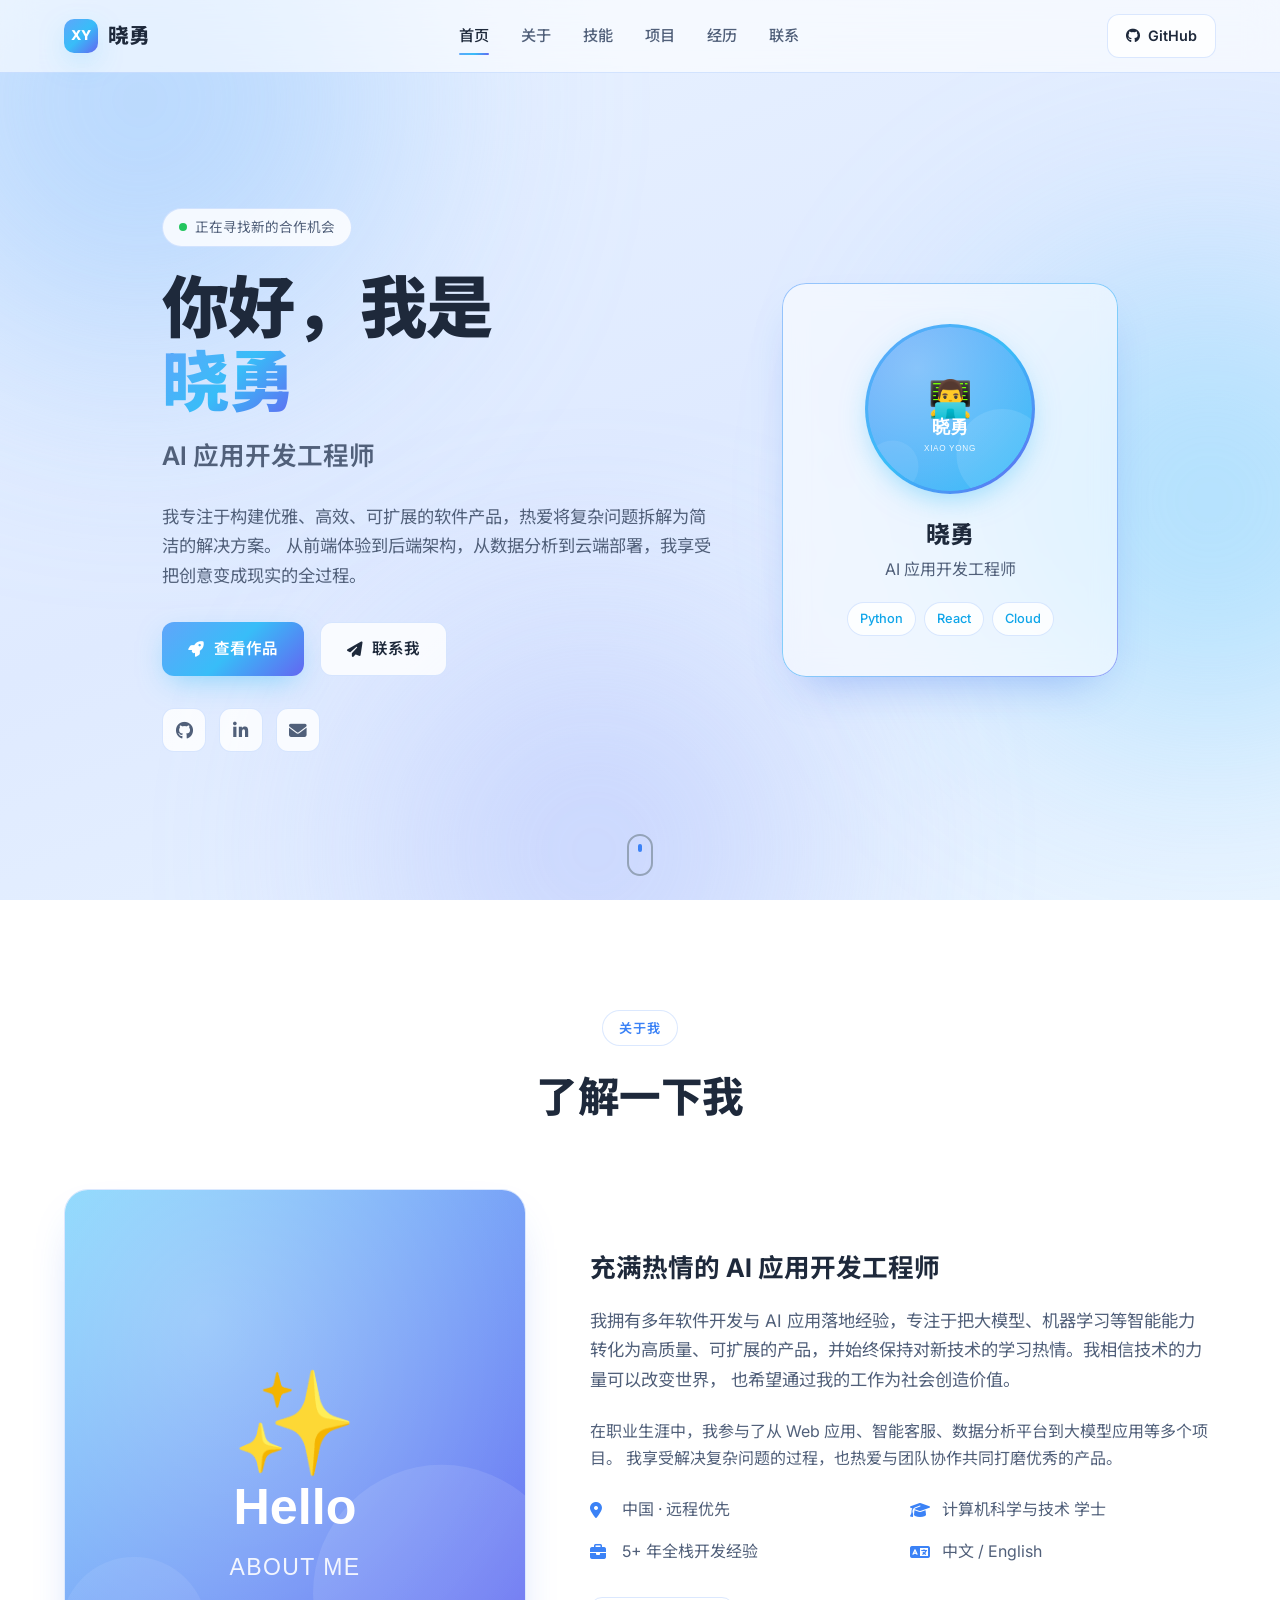
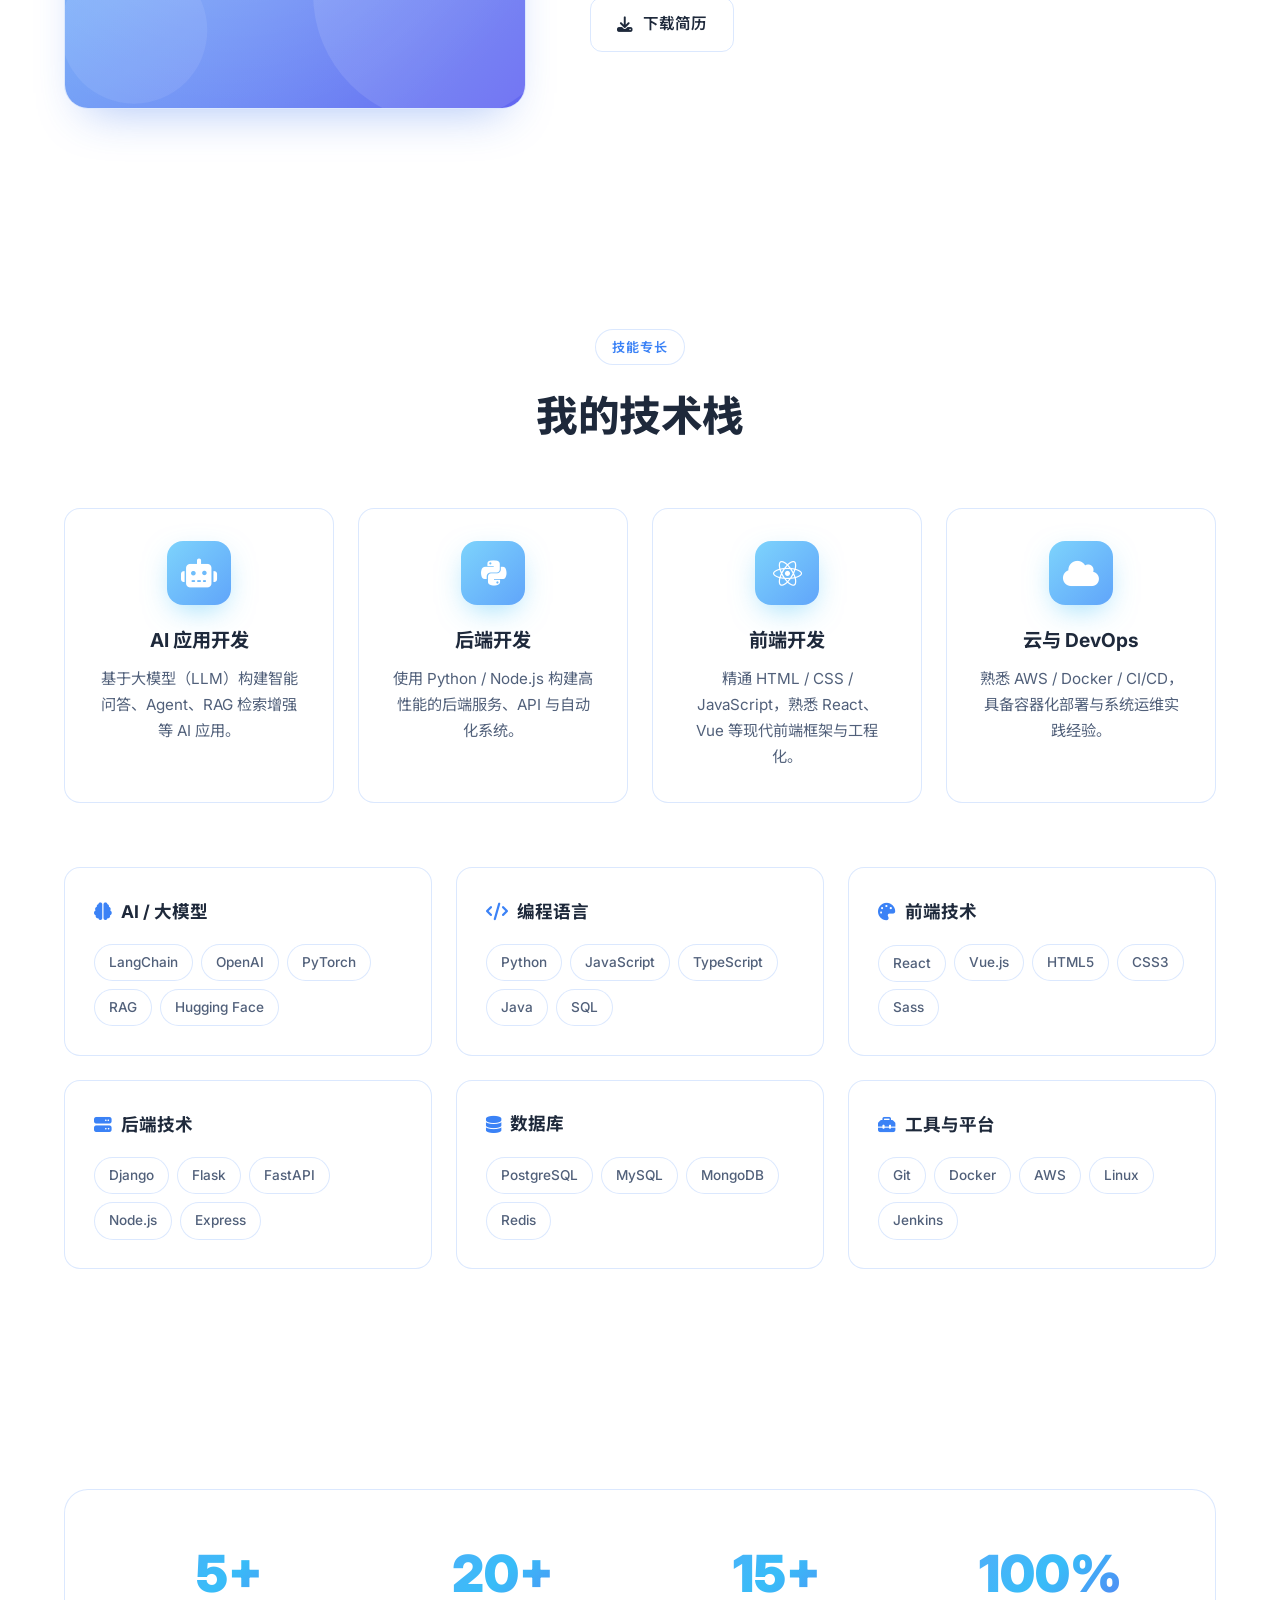
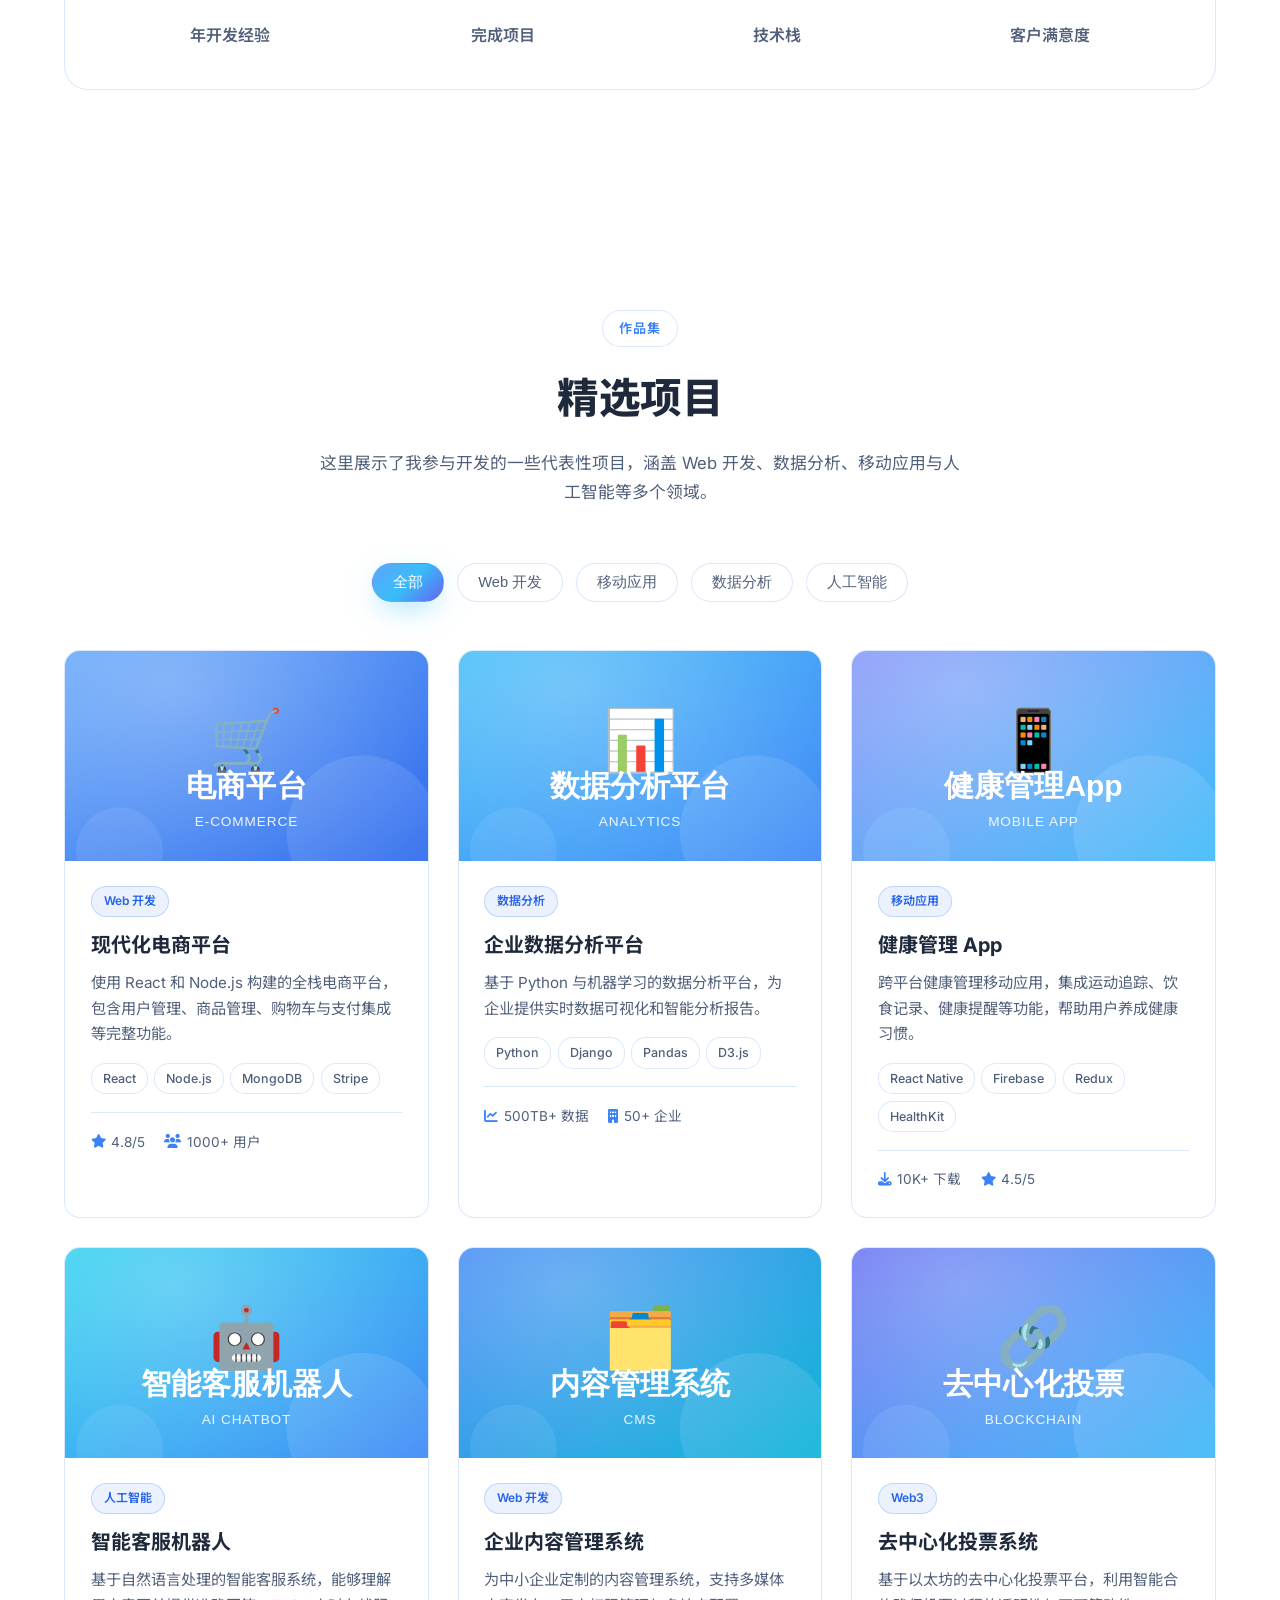
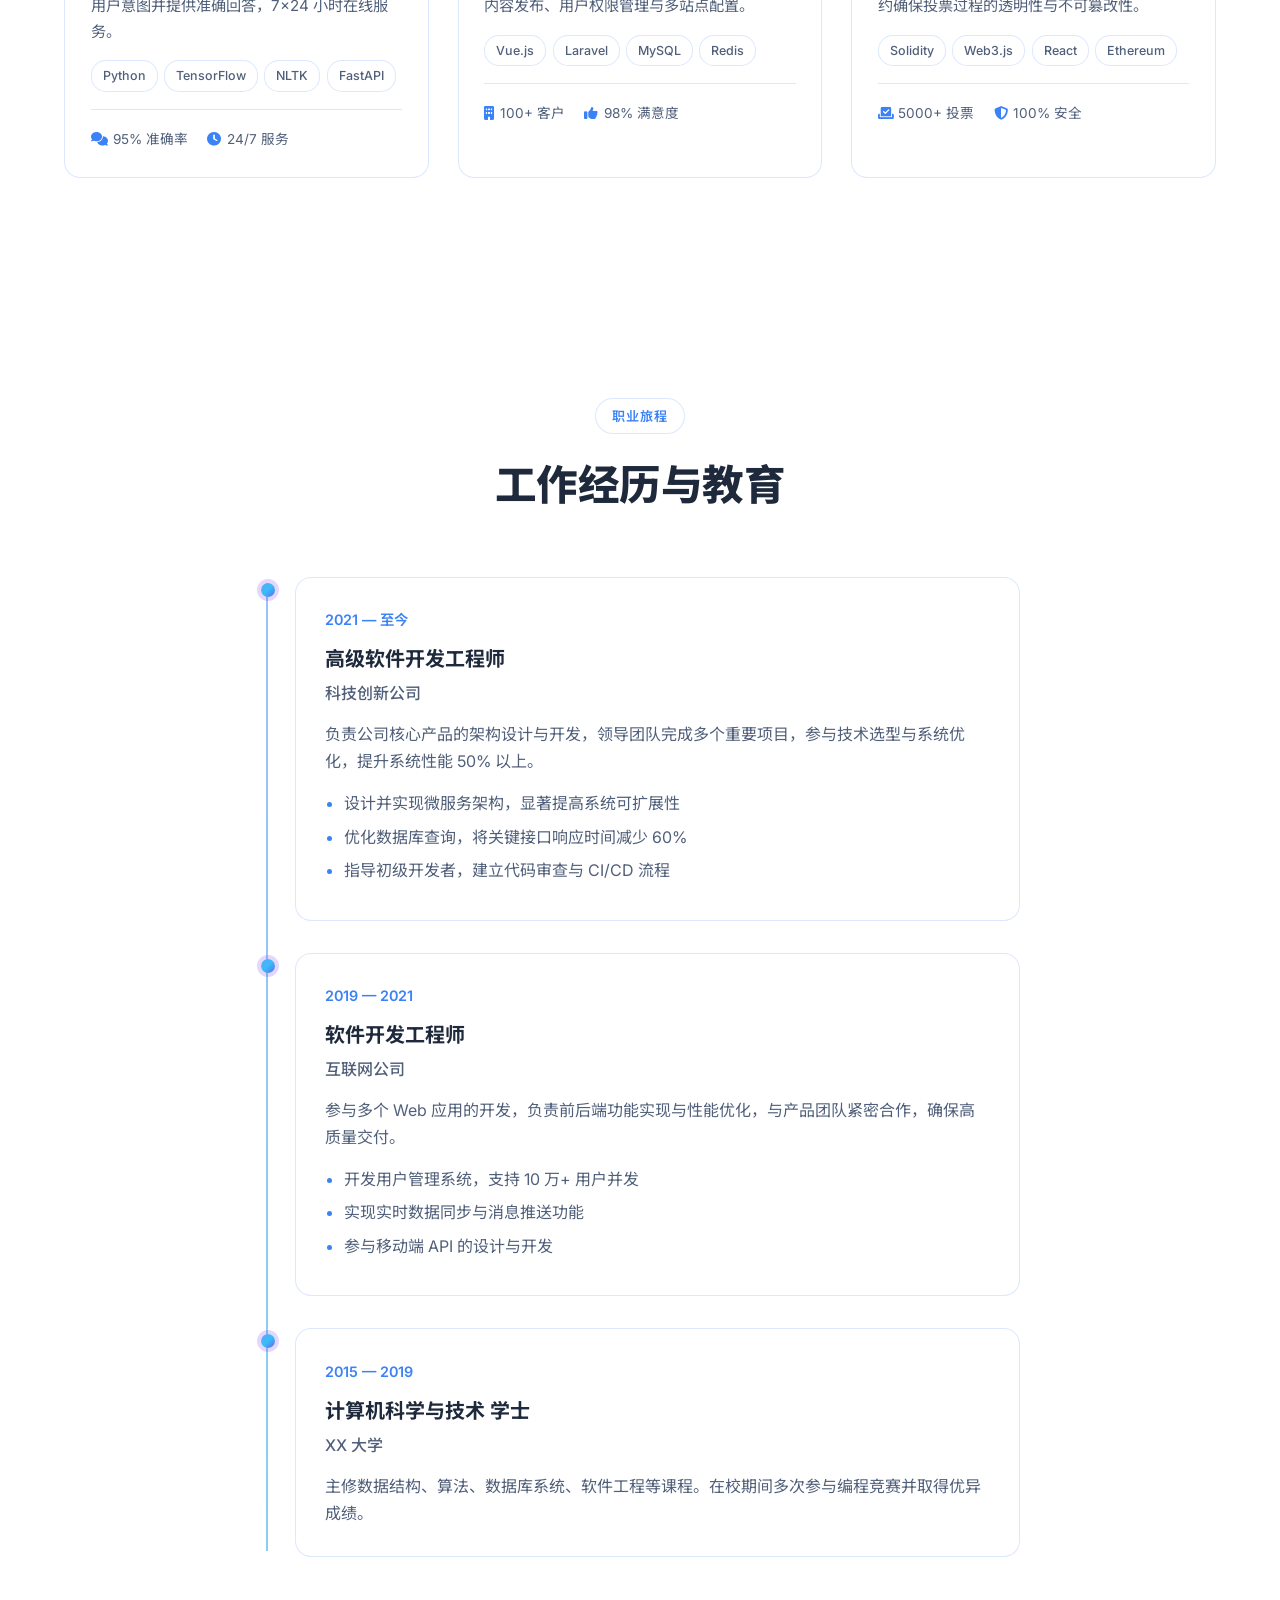
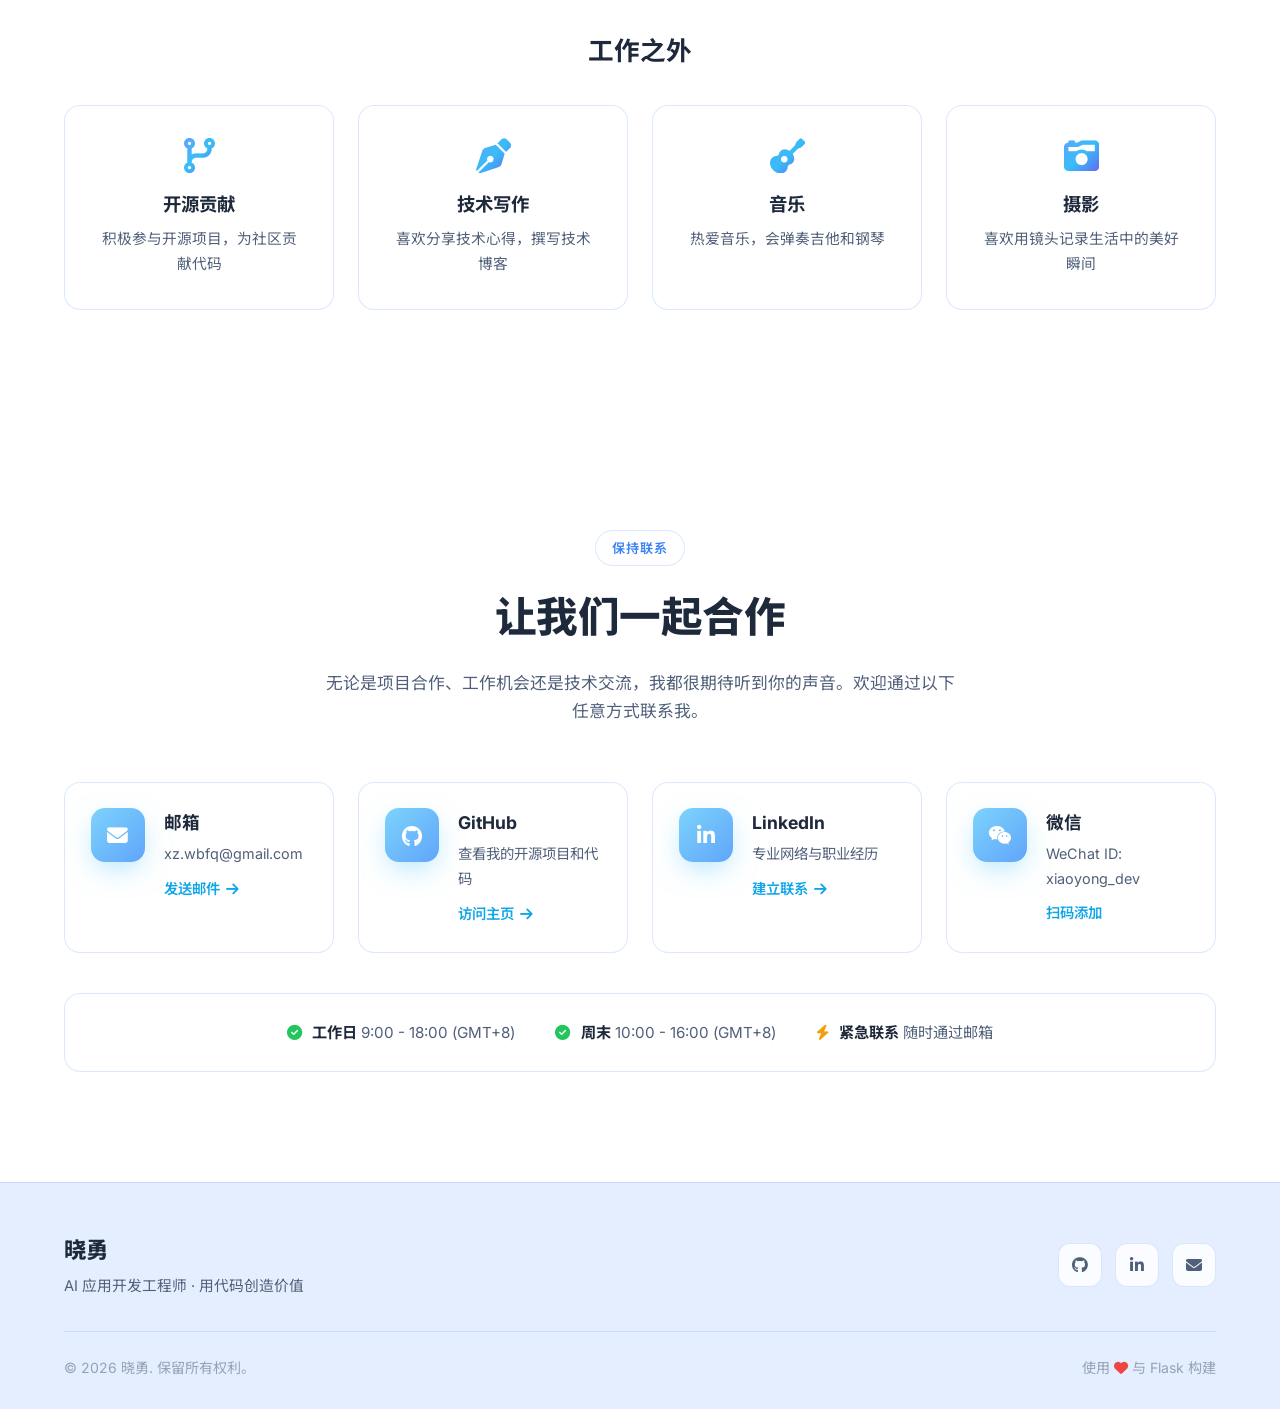
<file: index.html>
<!DOCTYPE html>
<html lang="zh-CN">
<head>
    <meta charset="UTF-8">
    <meta name="viewport" content="width=device-width, initial-scale=1.0">
    <title>晓勇 · 个人主页</title>
    <meta name="description" content="晓勇的个人主页 —— AI 应用开发工程师，热爱用代码打造智能、优雅、高效的产品。">

    <!-- 字体 -->
    <link rel="preconnect" href="https://fonts.googleapis.com">
    <link rel="preconnect" href="https://fonts.gstatic.com" crossorigin>
    <link href="https://fonts.googleapis.com/css2?family=Inter:wght@400;500;600;700;800;900&family=Noto+Sans+SC:wght@400;500;700;900&display=swap" rel="stylesheet">

    <!-- 图标 -->
    <link href="https://cdnjs.cloudflare.com/ajax/libs/font-awesome/6.5.1/css/all.min.css" rel="stylesheet">

    <!-- 样式 -->
    <link href="static/css/style.css" rel="stylesheet">
    <link rel="icon" href="static/favicon.ico">
</head>
<body>
    <!-- 背景光晕 -->
    <div class="bg-orbs" aria-hidden="true">
        <span class="orb orb-1"></span>
        <span class="orb orb-2"></span>
        <span class="orb orb-3"></span>
    </div>

    <!-- 导航栏 -->
    <nav class="navbar">
        <div class="nav-container">
            <div class="nav-logo">
                <a href="#home"><span class="logo-mark">XY</span>晓勇</a>
            </div>
            <div class="nav-menu">
                <a href="#home" class="nav-link active">首页</a>
                <a href="#about" class="nav-link">关于</a>
                <a href="#skills" class="nav-link">技能</a>
                <a href="#projects" class="nav-link">项目</a>
                <a href="#experience" class="nav-link">经历</a>
                <a href="#contact" class="nav-link">联系</a>
            </div>
            <a href="https://github.com/xy-adams" target="_blank" rel="noopener noreferrer" class="nav-cta">
                <i class="fab fa-github"></i><span>GitHub</span>
            </a>
            <div class="hamburger" aria-label="菜单" role="button" tabindex="0">
                <span class="bar"></span>
                <span class="bar"></span>
                <span class="bar"></span>
            </div>
        </div>
    </nav>

    <!-- 主要内容 -->
    <main class="main-content">
        
<!-- ============ Hero ============ -->
<section id="home" class="hero">
    <div class="container">
        <div class="hero-content">
            <div class="hero-text reveal">
                <span class="hero-badge"><span class="dot"></span> 正在寻找新的合作机会</span>
                <h1 class="hero-title">你好，我是<br><span class="highlight">晓勇</span></h1>
                <h2 class="hero-subtitle">AI 应用开发工程师</h2>
                <p class="hero-description">
                    我专注于构建优雅、高效、可扩展的软件产品，热爱将复杂问题拆解为简洁的解决方案。
                    从前端体验到后端架构，从数据分析到云端部署，我享受把创意变成现实的全过程。
                </p>
                <div class="hero-buttons">
                    <a href="#projects" class="btn btn-primary"><i class="fas fa-rocket"></i> 查看作品</a>
                    <a href="#contact" class="btn btn-secondary"><i class="fas fa-paper-plane"></i> 联系我</a>
                </div>
                <div class="hero-socials">
                    <a href="https://github.com/xy-adams" target="_blank" rel="noopener noreferrer" aria-label="GitHub"><i class="fab fa-github"></i></a>
                    <a href="https://linkedin.com/in/xiaoyong" target="_blank" rel="noopener noreferrer" aria-label="LinkedIn"><i class="fab fa-linkedin-in"></i></a>
                    <a href="mailto:xz.wbfq@gmail.com" aria-label="邮箱"><i class="fas fa-envelope"></i></a>
                </div>
            </div>
            <div class="hero-image reveal">
                <div class="profile-card">
                    <div class="profile-glow"></div>
                    <div class="profile-image">
                        <img src="static/images/profile.svg" alt="晓勇的头像">
                    </div>
                    <h3 class="profile-name">晓勇</h3>
                    <p class="profile-role">AI 应用开发工程师</p>
                    <div class="profile-tags">
                        <span>Python</span><span>React</span><span>Cloud</span>
                    </div>
                </div>
            </div>
        </div>
        <a href="#about" class="scroll-down" aria-label="向下滚动">
            <span class="mouse"><span class="wheel"></span></span>
        </a>
    </div>
</section>

<!-- ============ 关于我 ============ -->
<section id="about" class="about section">
    <div class="container">
        <div class="section-head reveal">
            <span class="section-tag">关于我</span>
            <h2 class="section-title">了解一下我</h2>
        </div>
        <div class="about-content">
            <div class="about-image reveal">
                <img src="static/images/about.svg" alt="关于晓勇">
            </div>
            <div class="about-text reveal">
                <h3>充满热情的 AI 应用开发工程师</h3>
                <p class="about-description">
                    我拥有多年软件开发与 AI 应用落地经验，专注于把大模型、机器学习等智能能力
                    转化为高质量、可扩展的产品，并始终保持对新技术的学习热情。我相信技术的力量可以改变世界，
                    也希望通过我的工作为社会创造价值。
                </p>
                <p>
                    在职业生涯中，我参与了从 Web 应用、智能客服、数据分析平台到大模型应用等多个项目。
                    我享受解决复杂问题的过程，也热爱与团队协作共同打磨优秀的产品。
                </p>
                <ul class="about-facts">
                    <li><i class="fas fa-location-dot"></i> 中国 · 远程优先</li>
                    <li><i class="fas fa-graduation-cap"></i> 计算机科学与技术 学士</li>
                    <li><i class="fas fa-briefcase"></i> 5+ 年全栈开发经验</li>
                    <li><i class="fas fa-language"></i> 中文 / English</li>
                </ul>
                <a href="#" class="btn btn-outline"><i class="fas fa-download"></i> 下载简历</a>
            </div>
        </div>
    </div>
</section>

<!-- ============ 技能 / 技术栈 ============ -->
<section id="skills" class="skills section alt">
    <div class="container">
        <div class="section-head reveal">
            <span class="section-tag">技能专长</span>
            <h2 class="section-title">我的技术栈</h2>
        </div>
        <div class="skills-grid">
            <div class="skill-card reveal">
                <div class="skill-icon"><i class="fas fa-robot"></i></div>
                <h3>AI 应用开发</h3>
                <p>基于大模型（LLM）构建智能问答、Agent、RAG 检索增强等 AI 应用。</p>
            </div>
            <div class="skill-card reveal">
                <div class="skill-icon"><i class="fab fa-python"></i></div>
                <h3>后端开发</h3>
                <p>使用 Python / Node.js 构建高性能的后端服务、API 与自动化系统。</p>
            </div>
            <div class="skill-card reveal">
                <div class="skill-icon"><i class="fab fa-react"></i></div>
                <h3>前端开发</h3>
                <p>精通 HTML / CSS / JavaScript，熟悉 React、Vue 等现代前端框架与工程化。</p>
            </div>
            <div class="skill-card reveal">
                <div class="skill-icon"><i class="fas fa-cloud"></i></div>
                <h3>云与 DevOps</h3>
                <p>熟悉 AWS / Docker / CI/CD，具备容器化部署与系统运维实践经验。</p>
            </div>
        </div>

        <div class="skills-categories">
            <div class="skill-category reveal">
                <h3><i class="fas fa-brain"></i> AI / 大模型</h3>
                <div class="skill-tags">
                    <span class="skill-tag">LangChain</span>
                    <span class="skill-tag">OpenAI</span>
                    <span class="skill-tag">PyTorch</span>
                    <span class="skill-tag">RAG</span>
                    <span class="skill-tag">Hugging Face</span>
                </div>
            </div>
            <div class="skill-category reveal">
                <h3><i class="fas fa-code"></i> 编程语言</h3>
                <div class="skill-tags">
                    <span class="skill-tag">Python</span>
                    <span class="skill-tag">JavaScript</span>
                    <span class="skill-tag">TypeScript</span>
                    <span class="skill-tag">Java</span>
                    <span class="skill-tag">SQL</span>
                </div>
            </div>
            <div class="skill-category reveal">
                <h3><i class="fas fa-palette"></i> 前端技术</h3>
                <div class="skill-tags">
                    <span class="skill-tag">React</span>
                    <span class="skill-tag">Vue.js</span>
                    <span class="skill-tag">HTML5</span>
                    <span class="skill-tag">CSS3</span>
                    <span class="skill-tag">Sass</span>
                </div>
            </div>
            <div class="skill-category reveal">
                <h3><i class="fas fa-server"></i> 后端技术</h3>
                <div class="skill-tags">
                    <span class="skill-tag">Django</span>
                    <span class="skill-tag">Flask</span>
                    <span class="skill-tag">FastAPI</span>
                    <span class="skill-tag">Node.js</span>
                    <span class="skill-tag">Express</span>
                </div>
            </div>
            <div class="skill-category reveal">
                <h3><i class="fas fa-database"></i> 数据库</h3>
                <div class="skill-tags">
                    <span class="skill-tag">PostgreSQL</span>
                    <span class="skill-tag">MySQL</span>
                    <span class="skill-tag">MongoDB</span>
                    <span class="skill-tag">Redis</span>
                </div>
            </div>
            <div class="skill-category reveal">
                <h3><i class="fas fa-toolbox"></i> 工具与平台</h3>
                <div class="skill-tags">
                    <span class="skill-tag">Git</span>
                    <span class="skill-tag">Docker</span>
                    <span class="skill-tag">AWS</span>
                    <span class="skill-tag">Linux</span>
                    <span class="skill-tag">Jenkins</span>
                </div>
            </div>
        </div>
    </div>
</section>

<!-- ============ 数据亮点 ============ -->
<section class="highlights section">
    <div class="container">
        <div class="highlights-grid">
            <div class="highlight-item reveal">
                <div class="highlight-number">5+</div>
                <div class="highlight-text">年开发经验</div>
            </div>
            <div class="highlight-item reveal">
                <div class="highlight-number">20+</div>
                <div class="highlight-text">完成项目</div>
            </div>
            <div class="highlight-item reveal">
                <div class="highlight-number">15+</div>
                <div class="highlight-text">技术栈</div>
            </div>
            <div class="highlight-item reveal">
                <div class="highlight-number">100%</div>
                <div class="highlight-text">客户满意度</div>
            </div>
        </div>
    </div>
</section>

<!-- ============ 精选项目 ============ -->
<section id="projects" class="projects section alt">
    <div class="container">
        <div class="section-head reveal">
            <span class="section-tag">作品集</span>
            <h2 class="section-title">精选项目</h2>
            <p class="section-desc">这里展示了我参与开发的一些代表性项目，涵盖 Web 开发、数据分析、移动应用与人工智能等多个领域。</p>
        </div>

        <div class="filter-buttons reveal">
            <button class="filter-btn active" data-filter="all">全部</button>
            <button class="filter-btn" data-filter="web">Web 开发</button>
            <button class="filter-btn" data-filter="mobile">移动应用</button>
            <button class="filter-btn" data-filter="data">数据分析</button>
            <button class="filter-btn" data-filter="ai">人工智能</button>
        </div>

        <div class="projects-grid">
            <!-- 电商平台 -->
            <div class="project-item reveal" data-category="web">
                <div class="project-image">
                    <img src="static/images/project-ecommerce.svg" alt="现代化电商平台">
                    <div class="project-overlay">
                        <div class="project-actions">
                            <a href="#" class="action-btn" target="_blank" aria-label="预览"><i class="fas fa-external-link-alt"></i></a>
                            <a href="#" class="action-btn" target="_blank" aria-label="源码"><i class="fab fa-github"></i></a>
                        </div>
                    </div>
                </div>
                <div class="project-content">
                    <span class="project-cat">Web 开发</span>
                    <h3>现代化电商平台</h3>
                    <p>使用 React 和 Node.js 构建的全栈电商平台，包含用户管理、商品管理、购物车与支付集成等完整功能。</p>
                    <div class="project-tech">
                        <span class="tech-tag">React</span>
                        <span class="tech-tag">Node.js</span>
                        <span class="tech-tag">MongoDB</span>
                        <span class="tech-tag">Stripe</span>
                    </div>
                    <div class="project-stats">
                        <span class="stat"><i class="fas fa-star"></i> 4.8/5</span>
                        <span class="stat"><i class="fas fa-users"></i> 1000+ 用户</span>
                    </div>
                </div>
            </div>

            <!-- 数据分析平台 -->
            <div class="project-item reveal" data-category="data">
                <div class="project-image">
                    <img src="static/images/project-analytics.svg" alt="企业数据分析平台">
                    <div class="project-overlay">
                        <div class="project-actions">
                            <a href="#" class="action-btn" target="_blank" aria-label="预览"><i class="fas fa-external-link-alt"></i></a>
                            <a href="#" class="action-btn" target="_blank" aria-label="源码"><i class="fab fa-github"></i></a>
                        </div>
                    </div>
                </div>
                <div class="project-content">
                    <span class="project-cat">数据分析</span>
                    <h3>企业数据分析平台</h3>
                    <p>基于 Python 与机器学习的数据分析平台，为企业提供实时数据可视化和智能分析报告。</p>
                    <div class="project-tech">
                        <span class="tech-tag">Python</span>
                        <span class="tech-tag">Django</span>
                        <span class="tech-tag">Pandas</span>
                        <span class="tech-tag">D3.js</span>
                    </div>
                    <div class="project-stats">
                        <span class="stat"><i class="fas fa-chart-line"></i> 500TB+ 数据</span>
                        <span class="stat"><i class="fas fa-building"></i> 50+ 企业</span>
                    </div>
                </div>
            </div>

            <!-- 移动应用 -->
            <div class="project-item reveal" data-category="mobile">
                <div class="project-image">
                    <img src="static/images/project-mobile.svg" alt="健康管理 App">
                    <div class="project-overlay">
                        <div class="project-actions">
                            <a href="#" class="action-btn" target="_blank" aria-label="预览"><i class="fas fa-external-link-alt"></i></a>
                            <a href="#" class="action-btn" target="_blank" aria-label="源码"><i class="fab fa-github"></i></a>
                        </div>
                    </div>
                </div>
                <div class="project-content">
                    <span class="project-cat">移动应用</span>
                    <h3>健康管理 App</h3>
                    <p>跨平台健康管理移动应用，集成运动追踪、饮食记录、健康提醒等功能，帮助用户养成健康习惯。</p>
                    <div class="project-tech">
                        <span class="tech-tag">React Native</span>
                        <span class="tech-tag">Firebase</span>
                        <span class="tech-tag">Redux</span>
                        <span class="tech-tag">HealthKit</span>
                    </div>
                    <div class="project-stats">
                        <span class="stat"><i class="fas fa-download"></i> 10K+ 下载</span>
                        <span class="stat"><i class="fas fa-star"></i> 4.5/5</span>
                    </div>
                </div>
            </div>

            <!-- AI 聊天机器人 -->
            <div class="project-item reveal" data-category="ai">
                <div class="project-image">
                    <img src="static/images/project-chatbot.svg" alt="智能客服机器人">
                    <div class="project-overlay">
                        <div class="project-actions">
                            <a href="#" class="action-btn" target="_blank" aria-label="预览"><i class="fas fa-external-link-alt"></i></a>
                            <a href="#" class="action-btn" target="_blank" aria-label="源码"><i class="fab fa-github"></i></a>
                        </div>
                    </div>
                </div>
                <div class="project-content">
                    <span class="project-cat">人工智能</span>
                    <h3>智能客服机器人</h3>
                    <p>基于自然语言处理的智能客服系统，能够理解用户意图并提供准确回答，7×24 小时在线服务。</p>
                    <div class="project-tech">
                        <span class="tech-tag">Python</span>
                        <span class="tech-tag">TensorFlow</span>
                        <span class="tech-tag">NLTK</span>
                        <span class="tech-tag">FastAPI</span>
                    </div>
                    <div class="project-stats">
                        <span class="stat"><i class="fas fa-comments"></i> 95% 准确率</span>
                        <span class="stat"><i class="fas fa-clock"></i> 24/7 服务</span>
                    </div>
                </div>
            </div>

            <!-- CMS 系统 -->
            <div class="project-item reveal" data-category="web">
                <div class="project-image">
                    <img src="static/images/project-cms.svg" alt="企业内容管理系统">
                    <div class="project-overlay">
                        <div class="project-actions">
                            <a href="#" class="action-btn" target="_blank" aria-label="预览"><i class="fas fa-external-link-alt"></i></a>
                            <a href="#" class="action-btn" target="_blank" aria-label="源码"><i class="fab fa-github"></i></a>
                        </div>
                    </div>
                </div>
                <div class="project-content">
                    <span class="project-cat">Web 开发</span>
                    <h3>企业内容管理系统</h3>
                    <p>为中小企业定制的内容管理系统，支持多媒体内容发布、用户权限管理与多站点配置。</p>
                    <div class="project-tech">
                        <span class="tech-tag">Vue.js</span>
                        <span class="tech-tag">Laravel</span>
                        <span class="tech-tag">MySQL</span>
                        <span class="tech-tag">Redis</span>
                    </div>
                    <div class="project-stats">
                        <span class="stat"><i class="fas fa-building"></i> 100+ 客户</span>
                        <span class="stat"><i class="fas fa-thumbs-up"></i> 98% 满意度</span>
                    </div>
                </div>
            </div>

            <!-- 区块链应用 -->
            <div class="project-item reveal" data-category="web">
                <div class="project-image">
                    <img src="static/images/project-blockchain.svg" alt="去中心化投票系统">
                    <div class="project-overlay">
                        <div class="project-actions">
                            <a href="#" class="action-btn" target="_blank" aria-label="预览"><i class="fas fa-external-link-alt"></i></a>
                            <a href="#" class="action-btn" target="_blank" aria-label="源码"><i class="fab fa-github"></i></a>
                        </div>
                    </div>
                </div>
                <div class="project-content">
                    <span class="project-cat">Web3</span>
                    <h3>去中心化投票系统</h3>
                    <p>基于以太坊的去中心化投票平台，利用智能合约确保投票过程的透明性与不可篡改性。</p>
                    <div class="project-tech">
                        <span class="tech-tag">Solidity</span>
                        <span class="tech-tag">Web3.js</span>
                        <span class="tech-tag">React</span>
                        <span class="tech-tag">Ethereum</span>
                    </div>
                    <div class="project-stats">
                        <span class="stat"><i class="fas fa-vote-yea"></i> 5000+ 投票</span>
                        <span class="stat"><i class="fas fa-shield-alt"></i> 100% 安全</span>
                    </div>
                </div>
            </div>
        </div>
    </div>
</section>

<!-- ============ 经历 ============ -->
<section id="experience" class="experience section">
    <div class="container">
        <div class="section-head reveal">
            <span class="section-tag">职业旅程</span>
            <h2 class="section-title">工作经历与教育</h2>
        </div>
        <div class="timeline">
            <div class="timeline-item reveal">
                <div class="timeline-dot"></div>
                <div class="timeline-content">
                    <div class="timeline-date">2021 — 至今</div>
                    <h3>高级软件开发工程师</h3>
                    <h4>科技创新公司</h4>
                    <p>负责公司核心产品的架构设计与开发，领导团队完成多个重要项目，参与技术选型与系统优化，提升系统性能 50% 以上。</p>
                    <ul>
                        <li>设计并实现微服务架构，显著提高系统可扩展性</li>
                        <li>优化数据库查询，将关键接口响应时间减少 60%</li>
                        <li>指导初级开发者，建立代码审查与 CI/CD 流程</li>
                    </ul>
                </div>
            </div>
            <div class="timeline-item reveal">
                <div class="timeline-dot"></div>
                <div class="timeline-content">
                    <div class="timeline-date">2019 — 2021</div>
                    <h3>软件开发工程师</h3>
                    <h4>互联网公司</h4>
                    <p>参与多个 Web 应用的开发，负责前后端功能实现与性能优化，与产品团队紧密合作，确保高质量交付。</p>
                    <ul>
                        <li>开发用户管理系统，支持 10 万+ 用户并发</li>
                        <li>实现实时数据同步与消息推送功能</li>
                        <li>参与移动端 API 的设计与开发</li>
                    </ul>
                </div>
            </div>
            <div class="timeline-item reveal">
                <div class="timeline-dot"></div>
                <div class="timeline-content">
                    <div class="timeline-date">2015 — 2019</div>
                    <h3>计算机科学与技术 学士</h3>
                    <h4>XX 大学</h4>
                    <p>主修数据结构、算法、数据库系统、软件工程等课程。在校期间多次参与编程竞赛并取得优异成绩。</p>
                </div>
            </div>
        </div>

        <div class="interests">
            <h3 class="interests-title reveal">工作之外</h3>
            <div class="interests-grid">
                <div class="interest-item reveal"><i class="fas fa-code-branch"></i><h3>开源贡献</h3><p>积极参与开源项目，为社区贡献代码</p></div>
                <div class="interest-item reveal"><i class="fas fa-pen-nib"></i><h3>技术写作</h3><p>喜欢分享技术心得，撰写技术博客</p></div>
                <div class="interest-item reveal"><i class="fas fa-guitar"></i><h3>音乐</h3><p>热爱音乐，会弹奏吉他和钢琴</p></div>
                <div class="interest-item reveal"><i class="fas fa-camera-retro"></i><h3>摄影</h3><p>喜欢用镜头记录生活中的美好瞬间</p></div>
            </div>
        </div>
    </div>
</section>

<!-- ============ 联系 ============ -->
<section id="contact" class="contact section alt">
    <div class="container">
        <div class="section-head reveal">
            <span class="section-tag">保持联系</span>
            <h2 class="section-title">让我们一起合作</h2>
            <p class="section-desc">无论是项目合作、工作机会还是技术交流，我都很期待听到你的声音。欢迎通过以下任意方式联系我。</p>
        </div>

        <div class="contact-methods">
            <a href="mailto:xz.wbfq@gmail.com" class="contact-method reveal">
                <div class="contact-icon"><i class="fas fa-envelope"></i></div>
                <div class="contact-details">
                    <h3>邮箱</h3>
                    <p>xz.wbfq@gmail.com</p>
                    <span class="contact-link">发送邮件 <i class="fas fa-arrow-right"></i></span>
                </div>
            </a>
            <a href="https://github.com/xy-adams" target="_blank" rel="noopener noreferrer" class="contact-method reveal">
                <div class="contact-icon"><i class="fab fa-github"></i></div>
                <div class="contact-details">
                    <h3>GitHub</h3>
                    <p>查看我的开源项目和代码</p>
                    <span class="contact-link">访问主页 <i class="fas fa-arrow-right"></i></span>
                </div>
            </a>
            <a href="https://linkedin.com/in/xiaoyong" target="_blank" rel="noopener noreferrer" class="contact-method reveal">
                <div class="contact-icon"><i class="fab fa-linkedin-in"></i></div>
                <div class="contact-details">
                    <h3>LinkedIn</h3>
                    <p>专业网络与职业经历</p>
                    <span class="contact-link">建立联系 <i class="fas fa-arrow-right"></i></span>
                </div>
            </a>
            <div class="contact-method reveal">
                <div class="contact-icon"><i class="fab fa-weixin"></i></div>
                <div class="contact-details">
                    <h3>微信</h3>
                    <p>WeChat ID: xiaoyong_dev</p>
                    <span class="contact-link">扫码添加</span>
                </div>
            </div>
        </div>

        <div class="availability reveal">
            <div class="avail-item"><i class="fas fa-circle-check"></i> <strong>工作日</strong> 9:00 - 18:00 (GMT+8)</div>
            <div class="avail-item"><i class="fas fa-circle-check"></i> <strong>周末</strong> 10:00 - 16:00 (GMT+8)</div>
            <div class="avail-item"><i class="fas fa-bolt"></i> <strong>紧急联系</strong> 随时通过邮箱</div>
        </div>
    </div>
</section>

    </main>

    <!-- 页脚 -->
    <footer class="footer">
        <div class="container">
            <div class="footer-content">
                <div class="footer-brand">
                    <a href="#home" class="footer-logo">晓勇</a>
                    <p>AI 应用开发工程师 · 用代码创造价值</p>
                </div>
                <div class="social-links">
                    <a href="https://github.com/xy-adams" target="_blank" rel="noopener noreferrer" aria-label="GitHub">
                        <i class="fab fa-github"></i>
                    </a>
                    <a href="https://linkedin.com/in/xiaoyong" target="_blank" rel="noopener noreferrer" aria-label="LinkedIn">
                        <i class="fab fa-linkedin-in"></i>
                    </a>
                    <a href="mailto:xz.wbfq@gmail.com" aria-label="邮箱">
                        <i class="fas fa-envelope"></i>
                    </a>
                </div>
            </div>
            <div class="footer-bottom">
                <p>&copy; 2026 晓勇. 保留所有权利。</p>
                <p>使用 <i class="fas fa-heart"></i> 与 Flask 构建</p>
            </div>
        </div>
    </footer>

    <!-- JavaScript -->
    <script src="static/js/main.js"></script>
</body>
</html>
</file>
<file: static/css/style.css>
/* ============================================================
   晓勇 · 个人主页 —— 深色玻璃拟态主题
   ============================================================ */

:root {
    /* 强调色 —— 淡蓝渐变（命名沿用，色值为蓝色系） */
    --c-purple: #3b82f6;   /* 主蓝（图标 / 标记 / 强调） */
    --c-violet: #2563eb;   /* 深一点的蓝 */
    --c-cyan: #0ea5e9;     /* 天蓝 */
    --c-blue: #6366f1;     /* 靛蓝 */
    --gradient: linear-gradient(135deg, #60a5fa 0%, #38bdf8 50%, #6366f1 100%);
    --gradient-soft: linear-gradient(135deg, #7dd3fc 0%, #60a5fa 100%);

    /* 背景 —— 淡蓝 */
    --bg: #eef4ff;
    --bg-2: #e4eeff;
    --bg-elev: #ffffff;

    /* 玻璃 —— 白色玻璃 */
    --glass: rgba(255, 255, 255, 0.55);
    --glass-strong: rgba(255, 255, 255, 0.82);
    --glass-border: rgba(59, 130, 246, 0.18);
    --glass-border-hover: rgba(59, 130, 246, 0.55);

    /* 文字 */
    --text: #1e293b;
    --text-secondary: #51607a;
    --text-muted: #94a3b8;

    /* 阴影 / 光晕 */
    --shadow: 0 22px 48px -22px rgba(37, 99, 235, 0.4);
    --glow: 0 10px 30px -8px rgba(56, 189, 248, 0.55);

    --radius: 16px;
    --radius-lg: 24px;
    --transition: all 0.35s cubic-bezier(0.4, 0, 0.2, 1);
    --container: 1200px;
}

* { margin: 0; padding: 0; box-sizing: border-box; }
html { scroll-behavior: smooth; scroll-padding-top: 80px; }

body {
    font-family: 'Inter', 'Noto Sans SC', -apple-system, BlinkMacSystemFont, 'Segoe UI', sans-serif;
    line-height: 1.7;
    color: var(--text);
    background: linear-gradient(160deg, #eaf3ff 0%, #dfeaff 50%, #e9f4ff 100%);
    background-attachment: fixed;
    overflow-x: hidden;
    -webkit-font-smoothing: antialiased;
}

a { color: inherit; }
img { display: block; max-width: 100%; }

.container { max-width: var(--container); margin: 0 auto; padding: 0 24px; }

.section { padding: 110px 0; position: relative; }
.section.alt { background: rgba(255, 255, 255, 0.45); }

/* 选区 */
::selection { background: rgba(59, 130, 246, 0.25); color: #1e293b; }

/* 滚动条 */
::-webkit-scrollbar { width: 10px; }
::-webkit-scrollbar-track { background: #dde9fb; }
::-webkit-scrollbar-thumb { background: #b6cdf2; border-radius: 10px; }
::-webkit-scrollbar-thumb:hover { background: var(--c-purple); }

/* ============ 背景光晕 ============ */
.bg-orbs { position: fixed; inset: 0; z-index: -1; overflow: hidden; pointer-events: none; }
.orb { position: absolute; border-radius: 50%; filter: blur(120px); opacity: 0.55; }
.orb-1 { width: 520px; height: 520px; background: #93c5fd; top: -160px; left: -120px; }
.orb-2 { width: 460px; height: 460px; background: #7dd3fc; top: 30%; right: -160px; opacity: 0.5; }
.orb-3 { width: 420px; height: 420px; background: #a5b4fc; bottom: -160px; left: 30%; opacity: 0.45; }

/* ============ 导航栏 ============ */
.navbar {
    position: fixed; top: 0; left: 0; right: 0; z-index: 1000;
    background: rgba(255, 255, 255, 0.6);
    backdrop-filter: blur(16px); -webkit-backdrop-filter: blur(16px);
    border-bottom: 1px solid var(--glass-border);
    transition: var(--transition);
}
.navbar.scrolled { background: rgba(255, 255, 255, 0.88); box-shadow: 0 8px 30px rgba(37, 99, 235, 0.12); }
.nav-container {
    max-width: var(--container); margin: 0 auto; padding: 0 24px;
    display: flex; justify-content: space-between; align-items: center; height: 72px;
}
.nav-logo a {
    display: flex; align-items: center; gap: 10px;
    font-size: 1.3rem; font-weight: 800; text-decoration: none; color: var(--text);
}
.logo-mark {
    display: inline-flex; align-items: center; justify-content: center;
    width: 34px; height: 34px; border-radius: 10px;
    background: var(--gradient); color: #fff; font-size: 0.85rem; font-weight: 800;
    box-shadow: var(--glow);
}
.nav-menu { display: flex; gap: 2rem; }
.nav-link {
    position: relative; color: var(--text-secondary); text-decoration: none;
    font-weight: 500; font-size: 0.95rem; transition: var(--transition);
}
.nav-link:hover, .nav-link.active { color: var(--text); }
.nav-link::after {
    content: ''; position: absolute; bottom: -6px; left: 0; width: 0; height: 2px;
    background: var(--gradient); border-radius: 2px; transition: var(--transition);
}
.nav-link:hover::after, .nav-link.active::after { width: 100%; }

.nav-cta {
    display: inline-flex; align-items: center; gap: 8px;
    padding: 9px 18px; border-radius: 12px; text-decoration: none;
    background: var(--glass-strong); border: 1px solid var(--glass-border);
    color: var(--text); font-weight: 600; font-size: 0.9rem; transition: var(--transition);
}
.nav-cta:hover { border-color: var(--glass-border-hover); box-shadow: var(--glow); transform: translateY(-2px); }

.hamburger { display: none; flex-direction: column; gap: 5px; cursor: pointer; padding: 6px; }
.bar { width: 26px; height: 2px; background: var(--text); border-radius: 2px; transition: var(--transition); }
.hamburger.active .bar:nth-child(1) { transform: translateY(7px) rotate(45deg); }
.hamburger.active .bar:nth-child(2) { opacity: 0; }
.hamburger.active .bar:nth-child(3) { transform: translateY(-7px) rotate(-45deg); }

.main-content { margin-top: 0; }

/* ============ 按钮 ============ */
.btn {
    display: inline-flex; align-items: center; gap: 0.6rem;
    padding: 13px 26px; border-radius: 12px; text-decoration: none;
    font-weight: 600; font-size: 0.97rem; border: none; cursor: pointer;
    transition: var(--transition);
}
.btn-primary { background: var(--gradient); color: #fff; box-shadow: var(--glow); }
.btn-primary:hover { transform: translateY(-3px); box-shadow: 0 0 50px -6px rgba(124, 58, 237, 0.8); }
.btn-secondary { background: var(--glass-strong); color: var(--text); border: 1px solid var(--glass-border); }
.btn-secondary:hover { border-color: var(--glass-border-hover); transform: translateY(-3px); }
.btn-outline { background: transparent; color: var(--text); border: 1px solid var(--glass-border); }
.btn-outline:hover { background: var(--glass); border-color: var(--glass-border-hover); transform: translateY(-3px); }

/* ============ 区块标题 ============ */
.section-head { text-align: center; max-width: 640px; margin: 0 auto 3.5rem; }
.section-tag {
    display: inline-block; padding: 6px 16px; margin-bottom: 1rem;
    border-radius: 30px; background: var(--glass-strong); border: 1px solid var(--glass-border);
    color: var(--c-purple); font-size: 0.82rem; font-weight: 600; letter-spacing: 1px;
}
.section-title { font-size: clamp(1.9rem, 4vw, 2.6rem); font-weight: 800; letter-spacing: -0.5px; }
.section-desc { margin-top: 1rem; color: var(--text-secondary); font-size: 1.05rem; }

/* ============ Hero ============ */
.hero { padding: 150px 0 90px; position: relative; min-height: 100vh; display: flex; align-items: center; }
.hero-content {
    display: grid; grid-template-columns: 1.25fr 0.75fr; gap: 60px; align-items: center; width: 100%;
}
.hero-badge {
    display: inline-flex; align-items: center; gap: 8px; margin-bottom: 1.5rem;
    padding: 7px 16px; border-radius: 30px;
    background: var(--glass-strong); border: 1px solid var(--glass-border);
    font-size: 0.85rem; color: var(--text-secondary);
}
.hero-badge .dot {
    width: 8px; height: 8px; border-radius: 50%; background: #22c55e;
    box-shadow: 0 0 0 0 rgba(34, 197, 94, 0.6); animation: pulse 2s infinite;
}
@keyframes pulse {
    0% { box-shadow: 0 0 0 0 rgba(34, 197, 94, 0.6); }
    70% { box-shadow: 0 0 0 8px rgba(34, 197, 94, 0); }
    100% { box-shadow: 0 0 0 0 rgba(34, 197, 94, 0); }
}
.hero-title { font-size: clamp(2.6rem, 6vw, 4.2rem); font-weight: 900; line-height: 1.1; letter-spacing: -1px; margin-bottom: 1rem; }
.highlight { background: var(--gradient); -webkit-background-clip: text; background-clip: text; -webkit-text-fill-color: transparent; }
.hero-subtitle { font-size: clamp(1.2rem, 2.5vw, 1.6rem); color: var(--text-secondary); font-weight: 600; margin-bottom: 1.5rem; }
.hero-description { font-size: 1.08rem; color: var(--text-secondary); margin-bottom: 2rem; max-width: 560px; }
.hero-buttons { display: flex; gap: 1rem; flex-wrap: wrap; margin-bottom: 2rem; }
.hero-socials { display: flex; gap: 0.8rem; }
.hero-socials a {
    width: 44px; height: 44px; display: inline-flex; align-items: center; justify-content: center;
    border-radius: 12px; background: var(--glass-strong); border: 1px solid var(--glass-border);
    color: var(--text-secondary); font-size: 1.1rem; text-decoration: none; transition: var(--transition);
}
.hero-socials a:hover { color: #fff; border-color: var(--glass-border-hover); transform: translateY(-3px); box-shadow: var(--glow); }

/* 头像卡片 */
.profile-card {
    position: relative; text-align: center;
    background: var(--glass); border: 1px solid var(--glass-border);
    backdrop-filter: blur(12px); -webkit-backdrop-filter: blur(12px);
    padding: 2.5rem 2rem; border-radius: var(--radius-lg); box-shadow: var(--shadow);
}
.profile-glow { position: absolute; inset: -1px; border-radius: var(--radius-lg); padding: 1px; background: var(--gradient); -webkit-mask: linear-gradient(#fff 0 0) content-box, linear-gradient(#fff 0 0); -webkit-mask-composite: xor; mask-composite: exclude; opacity: 0.5; }
.profile-image {
    width: 170px; height: 170px; margin: 0 auto 1.3rem; border-radius: 50%;
    overflow: hidden; border: 3px solid transparent;
    background: var(--gradient) border-box; box-shadow: var(--glow);
}
.profile-image img { width: 100%; height: 100%; object-fit: cover; border-radius: 50%; }
.profile-name { font-size: 1.5rem; font-weight: 800; }
.profile-role { color: var(--text-secondary); margin-bottom: 1.2rem; }
.profile-tags { display: flex; justify-content: center; gap: 0.5rem; flex-wrap: wrap; }
.profile-tags span {
    padding: 5px 12px; border-radius: 20px; font-size: 0.8rem; font-weight: 500;
    background: var(--glass-strong); border: 1px solid var(--glass-border); color: var(--c-cyan);
}

/* 向下滚动指示 */
.scroll-down { position: absolute; bottom: 24px; left: 50%; transform: translateX(-50%); text-decoration: none; }
.mouse { display: block; width: 26px; height: 42px; border: 2px solid var(--text-muted); border-radius: 14px; position: relative; }
.wheel { position: absolute; top: 8px; left: 50%; transform: translateX(-50%); width: 4px; height: 8px; background: var(--c-purple); border-radius: 2px; animation: wheel 1.6s infinite; }
@keyframes wheel { 0% { opacity: 1; top: 8px; } 100% { opacity: 0; top: 22px; } }

/* ============ 关于 ============ */
.about-content { display: grid; grid-template-columns: 0.85fr 1.15fr; gap: 4rem; align-items: center; }
.about-image { position: relative; }
.about-image img { border-radius: var(--radius-lg); box-shadow: var(--shadow); border: 1px solid var(--glass-border); }
.about-text h3 { font-size: 1.6rem; margin-bottom: 1rem; }
.about-description { color: var(--text-secondary); font-size: 1.08rem; margin-bottom: 1rem; }
.about-text p { color: var(--text-secondary); margin-bottom: 1.5rem; }
.about-facts { list-style: none; display: grid; grid-template-columns: 1fr 1fr; gap: 0.9rem; margin-bottom: 2rem; }
.about-facts li { display: flex; align-items: center; gap: 0.7rem; color: var(--text-secondary); }
.about-facts i { color: var(--c-purple); width: 20px; }

/* ============ 技能卡片 ============ */
.skills-grid { display: grid; grid-template-columns: repeat(auto-fit, minmax(240px, 1fr)); gap: 1.5rem; margin-bottom: 4rem; }
.card-base, .skill-card, .project-item, .interest-item, .contact-method, .skill-category, .timeline-content {
    background: var(--glass); border: 1px solid var(--glass-border);
    backdrop-filter: blur(8px); -webkit-backdrop-filter: blur(8px);
}
.skill-card { padding: 2rem; border-radius: var(--radius); text-align: center; transition: var(--transition); }
.skill-card:hover { transform: translateY(-6px); border-color: var(--glass-border-hover); box-shadow: var(--glow); }
.skill-icon {
    width: 64px; height: 64px; margin: 0 auto 1.2rem; border-radius: 16px;
    display: flex; align-items: center; justify-content: center; font-size: 1.8rem;
    background: var(--gradient-soft); color: #fff; box-shadow: var(--glow);
}
.skill-card h3 { font-size: 1.2rem; margin-bottom: 0.6rem; }
.skill-card p { color: var(--text-secondary); font-size: 0.95rem; }

.skills-categories { display: grid; grid-template-columns: repeat(3, 1fr); gap: 1.5rem; }
.skill-category { padding: 1.8rem; border-radius: var(--radius); transition: var(--transition); }
.skill-category:hover { border-color: var(--glass-border-hover); }
.skill-category h3 { display: flex; align-items: center; gap: 0.6rem; font-size: 1.1rem; margin-bottom: 1.1rem; }
.skill-category h3 i { color: var(--c-purple); }
.skill-tags { display: flex; flex-wrap: wrap; gap: 0.5rem; }
.skill-tag {
    padding: 6px 14px; border-radius: 20px; font-size: 0.85rem; font-weight: 500;
    background: var(--glass-strong); border: 1px solid var(--glass-border); color: var(--text-secondary);
    transition: var(--transition);
}
.skill-tag:hover { color: #fff; border-color: var(--glass-border-hover); transform: translateY(-2px); }

/* ============ 数据亮点 ============ */
.highlights-grid {
    display: grid; grid-template-columns: repeat(4, 1fr); gap: 1.5rem;
    background: var(--glass); border: 1px solid var(--glass-border);
    border-radius: var(--radius-lg); padding: 2.5rem; backdrop-filter: blur(8px);
}
.highlight-item { text-align: center; }
.highlight-number { font-size: clamp(2.2rem, 5vw, 3.2rem); font-weight: 900; background: var(--gradient); -webkit-background-clip: text; background-clip: text; -webkit-text-fill-color: transparent; }
.highlight-text { color: var(--text-secondary); font-weight: 600; margin-top: 0.3rem; }

/* ============ 项目 ============ */
.filter-buttons { display: flex; justify-content: center; gap: 0.8rem; flex-wrap: wrap; margin-bottom: 3rem; }
.filter-btn {
    padding: 9px 20px; border-radius: 30px; cursor: pointer; font-weight: 500; font-size: 0.92rem;
    background: var(--glass-strong); border: 1px solid var(--glass-border); color: var(--text-secondary);
    transition: var(--transition);
}
.filter-btn:hover { color: #fff; border-color: var(--glass-border-hover); }
.filter-btn.active { background: var(--gradient); color: #fff; border-color: transparent; box-shadow: var(--glow); }

.projects-grid { display: grid; grid-template-columns: repeat(auto-fill, minmax(340px, 1fr)); gap: 1.8rem; }
.project-item { border-radius: var(--radius); overflow: hidden; transition: var(--transition); }
.project-item:hover { transform: translateY(-8px); border-color: var(--glass-border-hover); box-shadow: var(--shadow), var(--glow); }
.project-image { height: 210px; position: relative; overflow: hidden; }
.project-image img { width: 100%; height: 100%; object-fit: cover; transition: var(--transition); }
.project-item:hover .project-image img { transform: scale(1.07); }
.project-overlay {
    position: absolute; inset: 0; display: flex; align-items: center; justify-content: center;
    background: rgba(15, 23, 42, 0.55); opacity: 0; transition: var(--transition);
}
.project-item:hover .project-overlay { opacity: 1; }
.project-actions { display: flex; gap: 1rem; }
.action-btn {
    width: 50px; height: 50px; display: flex; align-items: center; justify-content: center;
    border-radius: 50%; background: var(--gradient); color: #fff; text-decoration: none;
    transition: var(--transition); transform: translateY(10px);
}
.project-item:hover .action-btn { transform: translateY(0); }
.action-btn:hover { transform: scale(1.12); }
.project-content { padding: 1.6rem; }
.project-cat { display: inline-block; margin-bottom: 0.7rem; padding: 4px 12px; border-radius: 20px; font-size: 0.75rem; font-weight: 600; color: var(--c-violet); background: rgba(59, 130, 246, 0.1); border: 1px solid rgba(59, 130, 246, 0.25); }
.project-content h3 { font-size: 1.25rem; margin-bottom: 0.5rem; }
.project-content > p { color: var(--text-secondary); font-size: 0.95rem; margin-bottom: 1rem; }
.project-tech { display: flex; flex-wrap: wrap; gap: 0.4rem; }
.tech-tag { padding: 4px 11px; border-radius: 15px; font-size: 0.78rem; font-weight: 500; background: var(--glass-strong); border: 1px solid var(--glass-border); color: var(--text-secondary); }
.project-stats { display: flex; gap: 1.2rem; margin-top: 1.1rem; padding-top: 1.1rem; border-top: 1px solid var(--glass-border); }
.stat { display: flex; align-items: center; gap: 0.35rem; color: var(--text-secondary); font-size: 0.85rem; }
.stat i { color: var(--c-purple); }

/* ============ 经历 / 时间线 ============ */
.timeline { position: relative; max-width: 760px; margin: 0 auto; padding-left: 2.2rem; }
.timeline::before { content: ''; position: absolute; left: 6px; top: 6px; bottom: 6px; width: 2px; background: linear-gradient(var(--c-purple), var(--c-cyan)); opacity: 0.5; }
.timeline-item { position: relative; margin-bottom: 2rem; }
.timeline-dot { position: absolute; left: calc(-2.2rem + 1px); top: 6px; width: 14px; height: 14px; border-radius: 50%; background: var(--gradient); box-shadow: 0 0 0 4px rgba(124, 58, 237, 0.2); }
.timeline-content { padding: 1.8rem; border-radius: var(--radius); transition: var(--transition); }
.timeline-content:hover { border-color: var(--glass-border-hover); transform: translateX(4px); }
.timeline-date { display: inline-block; margin-bottom: 0.6rem; color: var(--c-purple); font-weight: 600; font-size: 0.9rem; }
.timeline-content h3 { font-size: 1.25rem; margin-bottom: 0.2rem; }
.timeline-content h4 { color: var(--text-secondary); font-weight: 500; margin-bottom: 0.9rem; }
.timeline-content p { color: var(--text-secondary); }
.timeline-content ul { margin-top: 0.9rem; padding-left: 1.2rem; }
.timeline-content li { color: var(--text-secondary); margin-bottom: 0.4rem; }
.timeline-content li::marker { color: var(--c-purple); }

/* 兴趣 */
.interests { margin-top: 4.5rem; }
.interests-title { text-align: center; font-size: 1.6rem; margin-bottom: 2rem; }
.interests-grid { display: grid; grid-template-columns: repeat(auto-fit, minmax(220px, 1fr)); gap: 1.5rem; }
.interest-item { padding: 2rem; border-radius: var(--radius); text-align: center; transition: var(--transition); }
.interest-item:hover { transform: translateY(-6px); border-color: var(--glass-border-hover); box-shadow: var(--glow); }
.interest-item i { font-size: 2.2rem; margin-bottom: 1rem; background: var(--gradient); -webkit-background-clip: text; background-clip: text; -webkit-text-fill-color: transparent; }
.interest-item h3 { margin-bottom: 0.4rem; font-size: 1.15rem; }
.interest-item p { color: var(--text-secondary); font-size: 0.92rem; }

/* ============ 联系 ============ */
.contact-methods { display: grid; grid-template-columns: repeat(auto-fit, minmax(260px, 1fr)); gap: 1.5rem; margin-bottom: 2.5rem; }
.contact-method { display: flex; gap: 1.2rem; padding: 1.6rem; border-radius: var(--radius); text-decoration: none; transition: var(--transition); }
.contact-method:hover { transform: translateY(-5px); border-color: var(--glass-border-hover); box-shadow: var(--glow); }
.contact-icon { flex-shrink: 0; width: 54px; height: 54px; border-radius: 14px; display: flex; align-items: center; justify-content: center; font-size: 1.3rem; background: var(--gradient-soft); color: #fff; box-shadow: var(--glow); }
.contact-details h3 { font-size: 1.1rem; margin-bottom: 0.25rem; }
.contact-details p { color: var(--text-secondary); font-size: 0.9rem; margin-bottom: 0.5rem; }
.contact-link { color: var(--c-cyan); font-weight: 600; font-size: 0.9rem; display: inline-flex; align-items: center; gap: 0.4rem; }
.contact-method:hover .contact-link i { transform: translateX(4px); }
.contact-link i { transition: var(--transition); }

.availability { display: flex; flex-wrap: wrap; justify-content: center; gap: 1.5rem 2.5rem; padding: 1.6rem 2rem; border-radius: var(--radius); background: var(--glass); border: 1px solid var(--glass-border); }
.avail-item { color: var(--text-secondary); font-size: 0.95rem; }
.avail-item strong { color: var(--text); }
.avail-item i { color: #22c55e; margin-right: 0.4rem; }
.avail-item .fa-bolt { color: var(--accent, #f59e0b); }

/* ============ 页脚 ============ */
.footer { background: var(--bg-2); border-top: 1px solid var(--glass-border); padding: 3rem 0 1.8rem; }
.footer-content { display: flex; justify-content: space-between; align-items: center; flex-wrap: wrap; gap: 1.5rem; }
.footer-logo { font-size: 1.4rem; font-weight: 800; text-decoration: none; color: var(--text); }
.footer-brand p { color: var(--text-secondary); font-size: 0.92rem; margin-top: 0.3rem; }
.social-links { display: flex; gap: 0.8rem; }
.social-links a { width: 44px; height: 44px; display: flex; align-items: center; justify-content: center; border-radius: 12px; background: var(--glass-strong); border: 1px solid var(--glass-border); color: var(--text-secondary); text-decoration: none; transition: var(--transition); }
.social-links a:hover { color: #fff; border-color: var(--glass-border-hover); transform: translateY(-3px); box-shadow: var(--glow); }
.footer-bottom { display: flex; justify-content: space-between; flex-wrap: wrap; gap: 0.5rem; margin-top: 2rem; padding-top: 1.5rem; border-top: 1px solid var(--glass-border); color: var(--text-muted); font-size: 0.88rem; }
.footer-bottom .fa-heart { color: #ef4444; }

/* ============ 滚动动画 ============ */
.reveal { opacity: 0; transform: translateY(30px); transition: opacity 0.7s ease, transform 0.7s ease; }
.reveal.visible { opacity: 1; transform: translateY(0); }

/* 返回顶部 */
.back-to-top {
    position: fixed; bottom: 28px; right: 28px; width: 48px; height: 48px;
    border: 1px solid var(--glass-border); border-radius: 50%; cursor: pointer;
    background: var(--bg-elev); color: var(--text); display: none;
    align-items: center; justify-content: center; z-index: 900; transition: var(--transition);
}
.back-to-top:hover { background: var(--gradient); border-color: transparent; box-shadow: var(--glow); transform: translateY(-3px); }

/* 通知 */
.notification { font-family: inherit; }

/* ============ 响应式 ============ */
@media (max-width: 900px) {
    .hero-content { grid-template-columns: 1fr; gap: 3rem; text-align: center; }
    .hero-description { margin-left: auto; margin-right: auto; }
    .hero-buttons, .hero-socials { justify-content: center; }
    .hero-image { order: -1; max-width: 340px; margin: 0 auto; }
    .about-content { grid-template-columns: 1fr; gap: 2.5rem; }
    .about-image { max-width: 420px; margin: 0 auto; }
}

@media (max-width: 768px) {
    .nav-menu {
        position: fixed; top: 72px; left: 0; right: 0;
        flex-direction: column; gap: 0; padding: 1rem 0;
        background: rgba(255, 255, 255, 0.97); backdrop-filter: blur(16px);
        border-bottom: 1px solid var(--glass-border);
        transform: translateY(-130%); transition: transform 0.4s ease; z-index: -1;
    }
    .nav-menu.active { transform: translateY(0); }
    .nav-link { padding: 0.9rem 24px; width: 100%; }
    .nav-link::after { display: none; }
    .nav-cta { display: none; }
    .hamburger { display: flex; }
    .section { padding: 80px 0; }
    .highlights-grid { grid-template-columns: repeat(2, 1fr); gap: 1.5rem; padding: 2rem 1.5rem; }
    .skills-categories { grid-template-columns: repeat(2, 1fr); }
    .about-facts { grid-template-columns: 1fr; }
    .footer-content { flex-direction: column; text-align: center; }
    .footer-bottom { flex-direction: column; text-align: center; }
}

@media (max-width: 480px) {
    .container { padding: 0 18px; }
    .hero { padding: 120px 0 70px; }
    .projects-grid { grid-template-columns: 1fr; }
    .highlights-grid { grid-template-columns: 1fr; }
    .skills-categories { grid-template-columns: 1fr; }
    .availability { flex-direction: column; align-items: flex-start; }
}

/* 减弱动画偏好 */
@media (prefers-reduced-motion: reduce) {
    * { animation: none !important; transition: none !important; }
    .reveal { opacity: 1; transform: none; }
}
</file>
